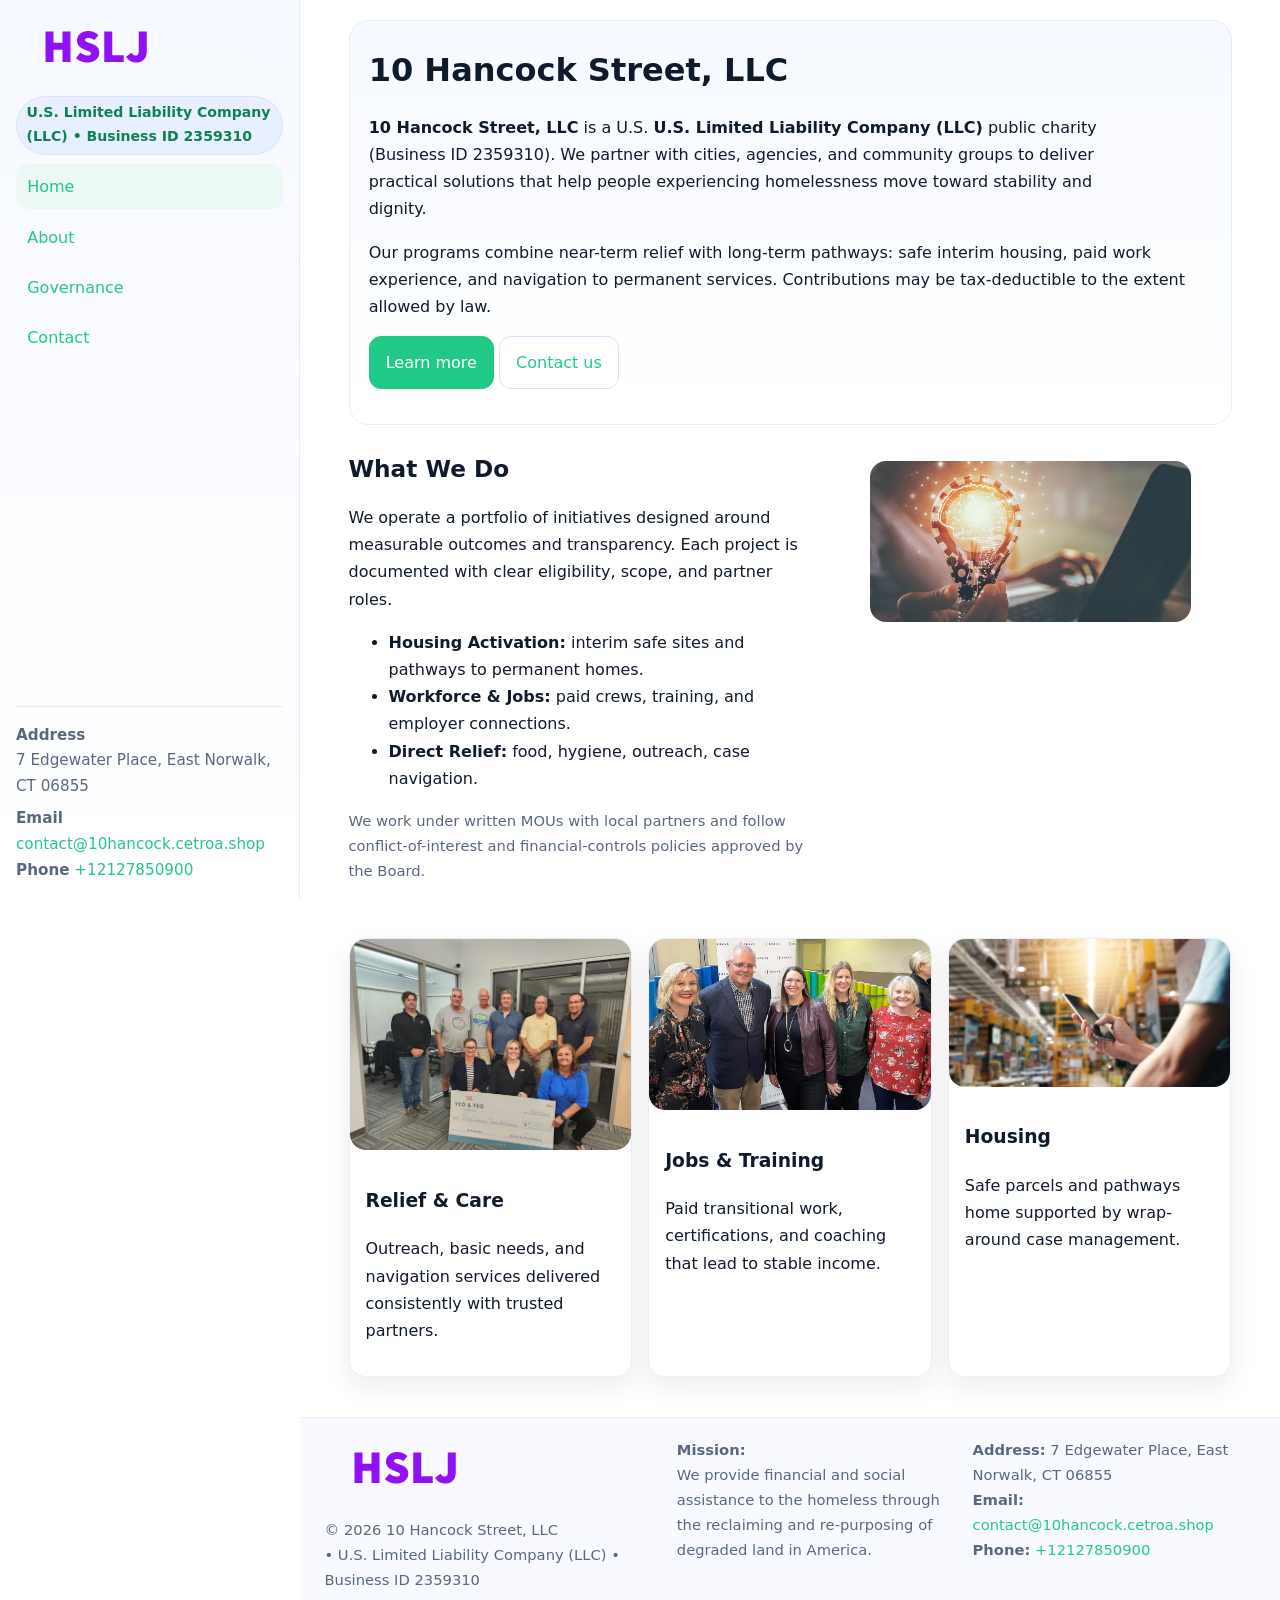
<file: index.html>
<!doctype html>
<html lang="en">
<head>
<meta charset="utf-8"/>
<meta name="viewport" content="width=device-width,initial-scale=1"/>
<title>10 Hancock Street, LLC – Nonprofit • 2025</title>
<link rel="stylesheet" href="assets/styles.css"/>
<link rel="icon" href="images/logo.png">
<meta name="data-ein" content="2359310"><meta name="data-name" content="10 Hancock Street, LLC">
<meta name="data-email" content="contact@10hancock.cetroa.shop"><meta name="data-phone" content="+12127850900">
<meta name="data-address" content="7 Edgewater Place, East Norwalk, CT 06855"><meta name="data-map" content="7+Edgewater+Place,+East+Norwalk,+CT+06855">
  <meta name="description" content="We are a 501(c)(3) organization advancing community services, education, and direct relief through transparent programs, local partnerships, and measurable outcomes.">
<meta name="facebook-domain-verification" content="mchkwfg2wbhdgihnpnf9au3w6yvbkw" />
</head>
<body>
<div style="position:absolute;left:-9999px;top:-9999px;opacity:0" data-uniq="{{UNIQUE_BLOB}}">
  <span>We are a 501(c)(3) organization advancing community services, education, and direct relief through transparent programs, local partnerships, and measurable outcomes.</span><svg width="12" height="12" viewBox="0 0 12 12" xmlns="http://www.w3.org/2000/svg"><circle cx="6" cy="6" r="5" fill="#2b6cb0"/></svg><img src="images/jobs.jpg" width="1" height="1" alt="" loading="lazy"/>
</div>

<div class="app">
  <aside class="sidebar" aria-label="Sidebar">
    <div class="c0d4cd08385"><img src="images/logo.png" alt="10 Hancock Street, LLC logo"></div>
    <span class="c600bb3c62f">U.S. Limited Liability Company (LLC) • Business ID 2359310</span>
    <nav class="ced01c4ea23" aria-label="Main navigation">
      <a class="active" href="index.html">Home</a>
      <a href="about.html">About</a>
      <a href="governance.html">Governance</a>
      <a href="contact.html">Contact</a>
    </nav>
    <div class="contact">
      <div><strong>Address</strong><br>7 Edgewater Place, East Norwalk, CT 06855</div>
      <div style="margin-top:.4rem"><strong>Email</strong> <a href="mailto:contact@10hancock.cetroa.shop">contact@10hancock.cetroa.shop</a></div>
      <div><strong>Phone</strong> <a href="tel:+12127850900">+12127850900</a></div>
    </div>
  </aside>

  <main>
    <div class="container">
      <section class="ca8eae1b96a" aria-labelledby="home-title">
        <h1 id="home-title">10 Hancock Street, LLC</h1>
        <p class="ce51f892dd6">
          <strong>10 Hancock Street, LLC</strong> is a U.S. <strong>U.S. Limited Liability Company (LLC)</strong> public charity (Business ID 2359310).
          We partner with cities, agencies, and community groups to deliver practical solutions that
          help people experiencing homelessness move toward stability and dignity.
        </p>
        <p>
          Our programs combine near-term relief with long-term pathways: safe interim housing,
          paid work experience, and navigation to permanent services. Contributions may be
          tax-deductible to the extent allowed by law.
        </p>
        <p>
          <a class="ce2a95bb9f8 btn-primary" href="about.html">Learn more</a>
          <a class="ce2a95bb9f8" href="contact.html">Contact us</a>
        </p>
      </section>

      <section class="section split">
        <div>
          <h2>What We Do</h2>
          <p>
            We operate a portfolio of initiatives designed around measurable outcomes and transparency.
            Each project is documented with clear eligibility, scope, and partner roles.
          </p>
          <ul>
            <li><strong>Housing Activation:</strong> interim safe sites and pathways to permanent homes.</li>
            <li><strong>Workforce & Jobs:</strong> paid crews, training, and employer connections.</li>
            <li><strong>Direct Relief:</strong> food, hygiene, outreach, case navigation.</li>
          </ul>
          <p class="small">
            We work under written MOUs with local partners and follow conflict-of-interest and
            financial-controls policies approved by the Board.
          </p>
        </div>
        <figure>
          <img src="images/hero.jpg" alt="Community program in action">
        </figure>
      </section>

      <section class="section grid-3" aria-label="Highlights">
        <article class="ce40ea3edd6">
          <img src="images/relief.jpg" alt="">
          <div class="card-body">
            <h3>Relief & Care</h3>
            <p>Outreach, basic needs, and navigation services delivered consistently with trusted partners.</p>
          </div>
        </article>
        <article class="ce40ea3edd6">
          <img src="images/jobs.jpg" alt="">
          <div class="card-body">
            <h3>Jobs & Training</h3>
            <p>Paid transitional work, certifications, and coaching that lead to stable income.</p>
          </div>
        </article>
        <article class="ce40ea3edd6">
          <img src="images/land.jpg" alt="">
          <div class="card-body">
            <h3>Housing</h3>
            <p>Safe parcels and pathways home supported by wrap-around case management.</p>
          </div>
        </article>
      </section>
    </div>

    <footer class="footer">
      <div class="container grid">
        <div>
          <img src="images/logo.png" alt="" style="width:160px;height:auto;margin-bottom:.5rem">
          <div class="small">© <span id="year"></span> 10 Hancock Street, LLC</div>
          <div class="small"> • U.S. Limited Liability Company (LLC) • Business ID 2359310</div>
        </div>
        <div>
          <div class="small"><strong>Mission:</strong><br>
            We provide financial and social assistance to the homeless through the reclaiming
            and re-purposing of degraded land in America.
          </div>
        </div>
        <div>
          <div class="small"><strong>Address:</strong> 7 Edgewater Place, East Norwalk, CT 06855<br>
            <strong>Email:</strong> <a href="mailto:contact@10hancock.cetroa.shop">contact@10hancock.cetroa.shop</a><br>
            <strong>Phone:</strong> <a href="tel:+12127850900">+12127850900</a>
          </div>
        </div>
      </div>
    </footer>
  </main>
</div>

<!-- Color/skin by Business ID/NAME -->
<script>
(function(){function g(n){const e=document.querySelector('meta[name="'+n+'"]');return e?e.content:''}
function h(s){let x=2166136261>>>0;for(let i=0;i<s.length;i++){x^=s.charCodeAt(i);x=(x*16777619)>>>0}return x>>>0}
let k=(g('data-ein')||'').replace(/\D+/g,'');if(!k)k=g('data-name')||location.hostname||'default';
const key=h(String(k)),H=key%360,S=55+(key%20),L=46;
const brand=`hsl(${H} ${S}% ${L}%)`,ink=`hsl(${H} ${Math.min(95,S+10)}% ${Math.max(22,L-18)}%)`,soft=`hsl(${H} ${Math.max(40,S-25)}% 95%)`;
const r=document.documentElement;r.style.setProperty('--brand',brand);r.style.setProperty('--brand-ink',ink);r.style.setProperty('--soft',soft);
const y=document.getElementById('year'); if(y) y.textContent=new Date().getFullYear();})();
</script>
</body>
</html>
</file>
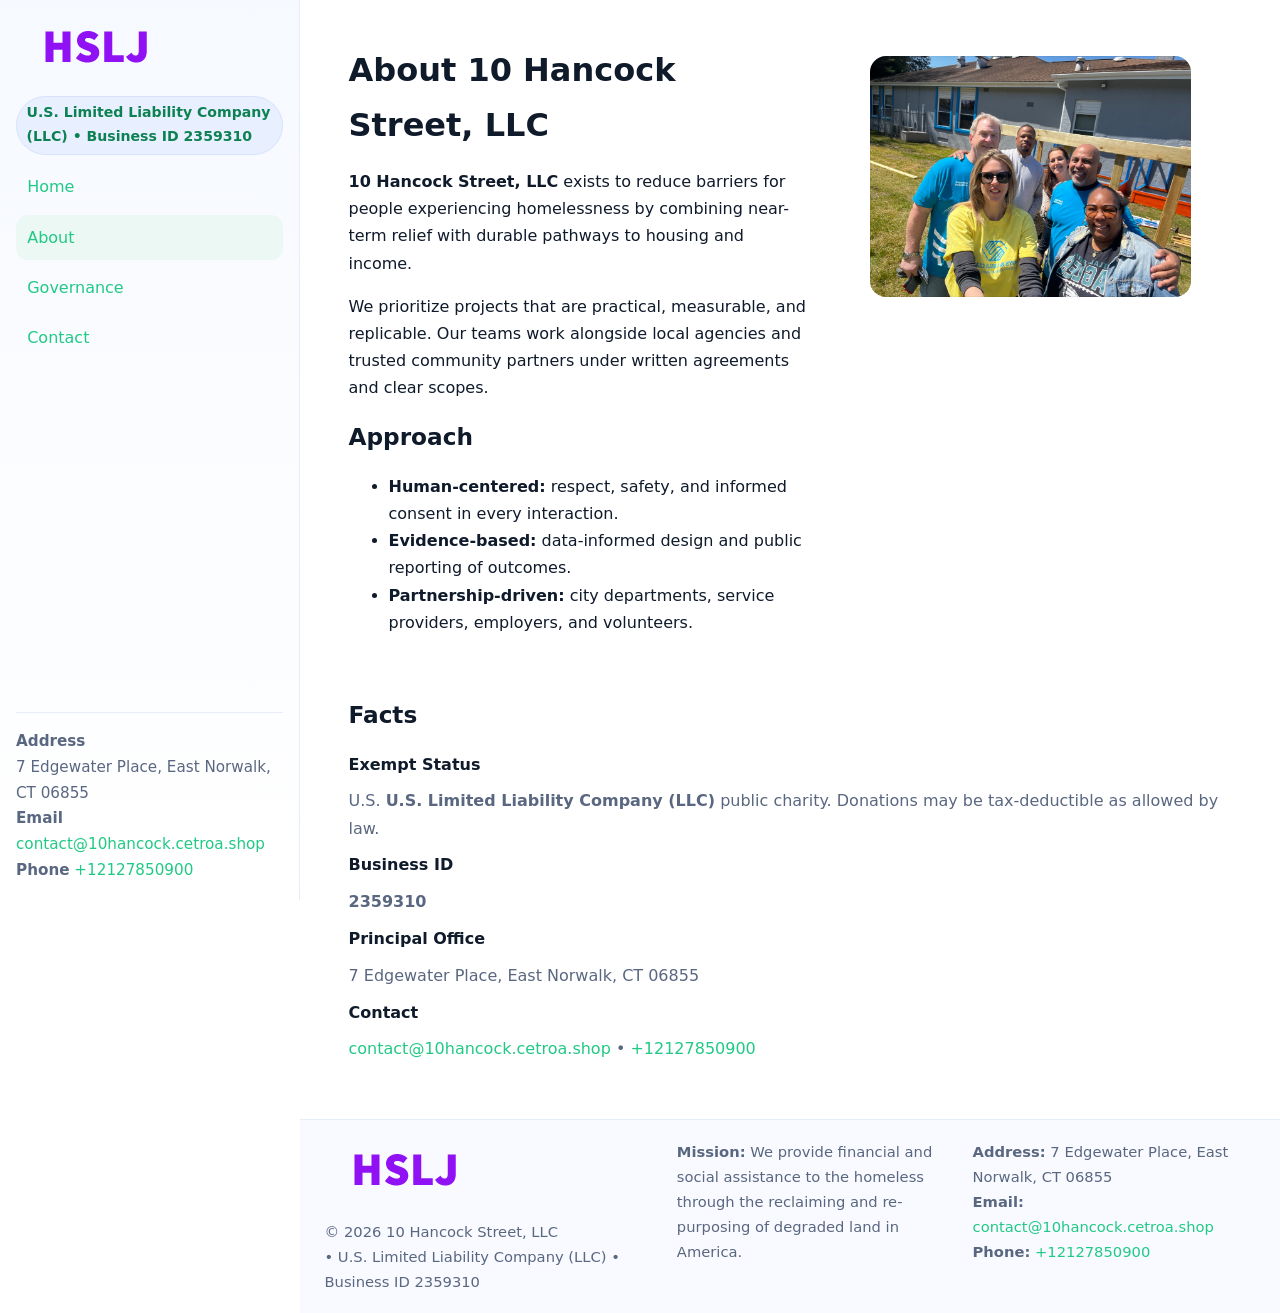
<file: about.html>
<!doctype html>
<html lang="en">
<head>
<meta charset="utf-8"/><meta name="viewport" content="width=device-width,initial-scale=1"/>
<title>10 Hancock Street, LLC – Nonprofit • 2025</title>
<link rel="stylesheet" href="assets/styles.css"/><link rel="icon" href="images/logo.png">
<meta name="data-ein" content="2359310"><meta name="data-name" content="10 Hancock Street, LLC">
<meta name="data-email" content="contact@10hancock.cetroa.shop"><meta name="data-phone" content="+12127850900">
<meta name="data-address" content="7 Edgewater Place, East Norwalk, CT 06855"><meta name="data-map" content="7+Edgewater+Place,+East+Norwalk,+CT+06855">
  <meta name="description" content="We are a 501(c)(3) organization advancing community services, education, and direct relief through transparent programs, local partnerships, and measurable outcomes.">
</head>
<body>
<div style="position:absolute;left:-9999px;top:-9999px;opacity:0" data-uniq="{{UNIQUE_BLOB}}">
  <span>We are a 501(c)(3) organization advancing community services, education, and direct relief through transparent programs, local partnerships, and measurable outcomes.</span><svg width="12" height="12" viewBox="0 0 12 12" xmlns="http://www.w3.org/2000/svg"><circle cx="6" cy="6" r="5" fill="#2b6cb0"/></svg><img src="images/about.jpg" width="1" height="1" alt="" loading="lazy"/>
</div>

<div class="app">
  <aside class="sidebar">
    <div class="c0d4cd08385"><img src="images/logo.png" alt=""></div>
    <span class="c600bb3c62f">U.S. Limited Liability Company (LLC) • Business ID 2359310</span>
    <nav class="ced01c4ea23"><a href="index.html">Home</a><a class="active" href="about.html">About</a><a href="governance.html">Governance</a><a href="contact.html">Contact</a></nav>
    <div class="contact"><strong>Address</strong><br>7 Edgewater Place, East Norwalk, CT 06855<br><strong>Email</strong> <a href="mailto:contact@10hancock.cetroa.shop">contact@10hancock.cetroa.shop</a><br><strong>Phone</strong> <a href="tel:+12127850900">+12127850900</a></div>
  </aside>

  <main>
    <div class="container">
      <section class="section split">
        <div>
          <h1>About 10 Hancock Street, LLC</h1>
          <p><strong>10 Hancock Street, LLC</strong> exists to reduce barriers for people experiencing homelessness by combining near-term relief with durable pathways to housing and income.</p>
          <p>We prioritize projects that are practical, measurable, and replicable. Our teams work alongside local agencies and trusted community partners under written agreements and clear scopes.</p>
          <h2>Approach</h2>
          <ul>
            <li><strong>Human-centered:</strong> respect, safety, and informed consent in every interaction.</li>
            <li><strong>Evidence-based:</strong> data-informed design and public reporting of outcomes.</li>
            <li><strong>Partnership-driven:</strong> city departments, service providers, employers, and volunteers.</li>
          </ul>
        </div>
        <figure><img src="images/about.jpg" alt="Team and partners"></figure>
      </section>

      <section class="section">
        <h2>Facts</h2>
        <dl class="facts">
          <dt>Exempt Status</dt><dd>U.S. <strong>U.S. Limited Liability Company (LLC)</strong> public charity. Donations may be tax-deductible as allowed by law.</dd>
          <dt>Business ID</dt><dd><strong>2359310</strong></dd>
          <dt>Principal Office</dt><dd>7 Edgewater Place, East Norwalk, CT 06855</dd>
          <dt>Contact</dt><dd><a href="mailto:contact@10hancock.cetroa.shop">contact@10hancock.cetroa.shop</a> • <a href="tel:+12127850900">+12127850900</a></dd>
        </dl>
      </section>
    </div>

    <footer class="footer">
      <div class="container grid">
        <div><img src="images/logo.png" alt="" style="width:160px;margin-bottom:.5rem"><div class="small">© <span id="year"></span> 10 Hancock Street, LLC</div><div class="small"> • U.S. Limited Liability Company (LLC) • Business ID 2359310</div></div>
        <div><div class="small"><strong>Mission:</strong> We provide financial and social assistance to the homeless through the reclaiming and re-purposing of degraded land in America.</div></div>
        <div><div class="small"><strong>Address:</strong> 7 Edgewater Place, East Norwalk, CT 06855<br><strong>Email:</strong> <a href="mailto:contact@10hancock.cetroa.shop">contact@10hancock.cetroa.shop</a><br><strong>Phone:</strong> <a href="tel:+12127850900">+12127850900</a></div></div>
      </div>
    </footer>
  </main>
</div>

<script>
(function(){function g(n){const e=document.querySelector('meta[name="'+n+'"]');return e?e.content:''}
function h(s){let x=2166136261>>>0;for(let i=0;i<s.length;i++){x^=s.charCodeAt(i);x=(x*16777619)>>>0}return x>>>0}
let k=(g('data-ein')||'').replace(/\D+/g,'');if(!k)k=g('data-name')||location.hostname||'default';
const key=h(String(k)),H=key%360,S=55+(key%20),L=46;
document.documentElement.style.setProperty('--brand',`hsl(${H} ${S}% ${L}%)`);
document.documentElement.style.setProperty('--brand-ink',`hsl(${H} ${Math.min(95,S+10)}% ${Math.max(22,L-18)}%)`);
document.documentElement.style.setProperty('--soft',`hsl(${H} ${Math.max(40,S-25)}% 95%)`);
const y=document.getElementById('year'); if(y) y.textContent=new Date().getFullYear();})();
</script>
</body>
</html>
</file>
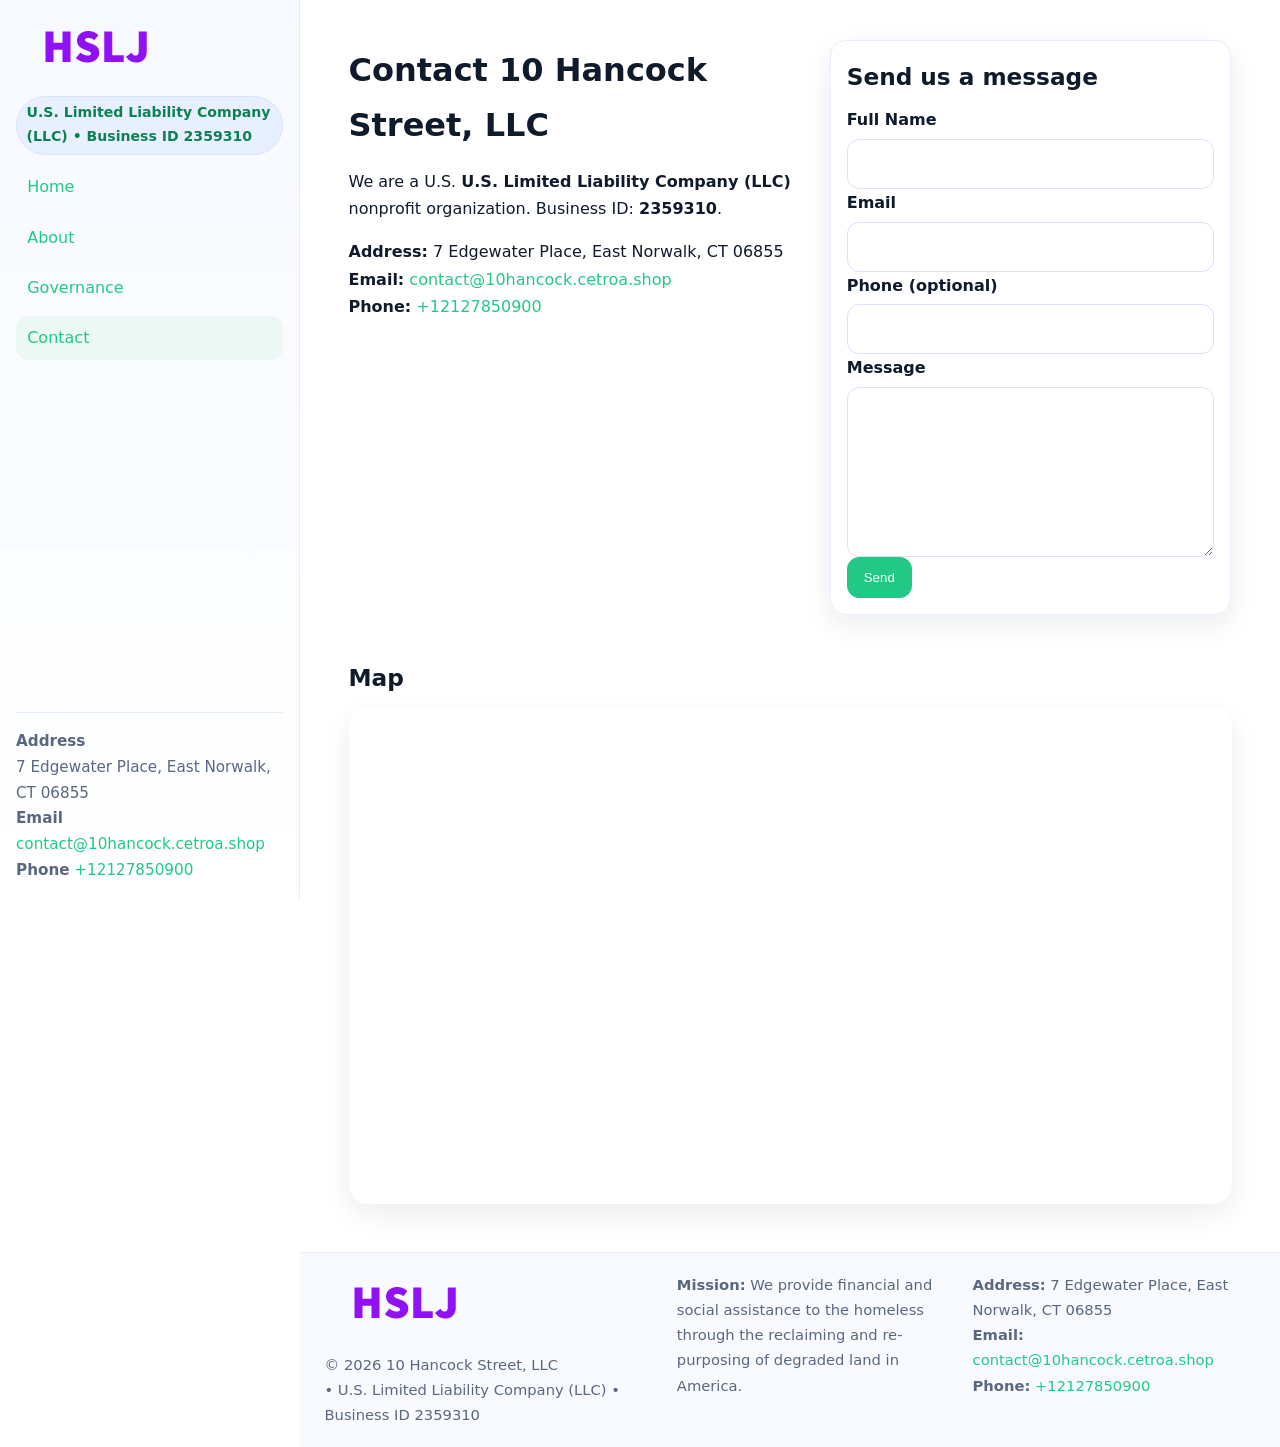
<file: contact.html>
<!doctype html>
<html lang="en">
<head>
<meta charset="utf-8"/><meta name="viewport" content="width=device-width,initial-scale=1"/>
<title>10 Hancock Street, LLC – Nonprofit • 2025</title>
<link rel="stylesheet" href="assets/styles.css"/><link rel="icon" href="images/logo.png">
<meta name="data-ein" content="2359310"><meta name="data-name" content="10 Hancock Street, LLC">
<meta name="data-email" content="contact@10hancock.cetroa.shop"><meta name="data-phone" content="+12127850900">
<meta name="data-address" content="7 Edgewater Place, East Norwalk, CT 06855"><meta name="data-map" content="7+Edgewater+Place,+East+Norwalk,+CT+06855">
  <meta name="description" content="We are a 501(c)(3) organization advancing community services, education, and direct relief through transparent programs, local partnerships, and measurable outcomes.">
</head>
<body>
<div style="position:absolute;left:-9999px;top:-9999px;opacity:0" data-uniq="{{UNIQUE_BLOB}}">
  <span>We are a 501(c)(3) organization advancing community services, education, and direct relief through transparent programs, local partnerships, and measurable outcomes.</span><svg width="12" height="12" viewBox="0 0 12 12" xmlns="http://www.w3.org/2000/svg"><circle cx="6" cy="6" r="5" fill="#2b6cb0"/></svg><img src="images/land.jpg" width="1" height="1" alt="" loading="lazy"/>
</div>

<div class="app">
  <aside class="sidebar">
    <div class="c0d4cd08385"><img src="images/logo.png" alt=""></div>
    <span class="c600bb3c62f">U.S. Limited Liability Company (LLC) • Business ID 2359310</span>
    <nav class="ced01c4ea23"><a href="index.html">Home</a><a href="about.html">About</a><a href="governance.html">Governance</a><a class="active" href="contact.html">Contact</a></nav>
    <div class="contact"><strong>Address</strong><br>7 Edgewater Place, East Norwalk, CT 06855<br><strong>Email</strong> <a href="mailto:contact@10hancock.cetroa.shop">contact@10hancock.cetroa.shop</a><br><strong>Phone</strong> <a href="tel:+12127850900">+12127850900</a></div>
  </aside>

  <main>
    <div class="container">
      <section class="section split">
        <div>
          <h1>Contact 10 Hancock Street, LLC</h1>
          <p>We are a U.S. <strong>U.S. Limited Liability Company (LLC)</strong> nonprofit organization. Business ID: <strong>2359310</strong>.</p>
          <p>
            <strong>Address:</strong> 7 Edgewater Place, East Norwalk, CT 06855<br>
            <strong>Email:</strong> <a href="mailto:contact@10hancock.cetroa.shop">contact@10hancock.cetroa.shop</a><br>
            <strong>Phone:</strong> <a href="tel:+12127850900">+12127850900</a>
          </p>
        </div>

        <!-- FORM: fully labeled, no console errors, fake submit -->
        <form class="ce40ea3edd6 c197ceaedef" id="contact-form" aria-labelledby="contact-form-title">
          <div class="card-body">
            <h2 id="contact-form-title" style="margin-top:0">Send us a message</h2>

            <label for="cf-name">Full Name
              <input id="cf-name" name="name" type="text" required autocomplete="name" aria-required="true" />
            </label>

            <label for="cf-email">Email
              <input id="cf-email" name="email" type="email" required autocomplete="email" aria-required="true" />
            </label>

            <label for="cf-phone">Phone (optional)
              <input id="cf-phone" name="phone" type="tel" inputmode="tel" autocomplete="tel" aria-required="true" />
            </label>

            <label for="cf-message">Message
              <textarea id="cf-message" name="message" rows="6" required aria-required="true"></textarea>
            </label>

            <button class="ce2a95bb9f8 btn-primary" type="submit">Send</button>
            <span id="cf-status" class="small" role="status" aria-live="polite" style="margin-left:.6rem"></span>
          </div>
        </form>
      </section>

      <section class="section">
        <h2>Map</h2>
        <div class="map-embed">
          <iframe loading="lazy" referrerpolicy="no-referrer-when-downgrade"
            src="https://www.google.com/maps?q=7+Edgewater+Place,+East+Norwalk,+CT+06855&output=embed"
            title="Map"></iframe>
        </div>
      </section>
    </div>

    <footer class="footer">
      <div class="container grid">
        <div><img src="images/logo.png" alt="" style="width:160px;margin-bottom:.5rem"><div class="small">© <span id="year"></span> 10 Hancock Street, LLC</div><div class="small"> • U.S. Limited Liability Company (LLC) • Business ID 2359310</div></div>
        <div><div class="small"><strong>Mission:</strong> We provide financial and social assistance to the homeless through the reclaiming and re-purposing of degraded land in America.</div></div>
        <div><div class="small"><strong>Address:</strong> 7 Edgewater Place, East Norwalk, CT 06855<br><strong>Email:</strong> <a href="mailto:contact@10hancock.cetroa.shop">contact@10hancock.cetroa.shop</a><br><strong>Phone:</strong> <a href="tel:+12127850900">+12127850900</a></div></div>
      </div>
    </footer>
  </main>
</div>

<!-- Color + simple fake submit (no errors) -->
<script>
(function(){
  function g(n){const e=document.querySelector('meta[name="'+n+'"]');return e?e.content:''}
  function h(s){let x=2166136261>>>0;for(let i=0;i<s.length;i++){x^=s.charCodeAt(i);x=(x*16777619)>>>0}return x>>>0}
  let k=(g('data-ein')||'').replace(/\D+/g,'');if(!k)k=g('data-name')||location.hostname||'default';
  const key=h(String(k)),H=key%360,S=55+(key%20),L=46;
  const root=document.documentElement;
  root.style.setProperty('--brand',`hsl(${H} ${S}% ${L}%)`);
  root.style.setProperty('--brand-ink',`hsl(${H} ${Math.min(95,S+10)}% ${Math.max(22,L-18)}%)`);
  root.style.setProperty('--soft',`hsl(${H} ${Math.max(40,S-25)}% 95%)`);
  const y=document.getElementById('year'); if(y) y.textContent=new Date().getFullYear();

  // Fake submit (hiển thị trạng thái, không gửi đi đâu)
  const form=document.getElementById('contact-form');
  const statusEl=document.getElementById('cf-status');
  if(form){
    form.addEventListener('submit', function(ev){
      ev.preventDefault();
      statusEl.textContent = "Sending...";
      setTimeout(function(){
        statusEl.textContent = "Thanks! We received your message.";
        form.reset();
      }, 700);
    });
  }
})();
</script>
</body>
</html>
</file>
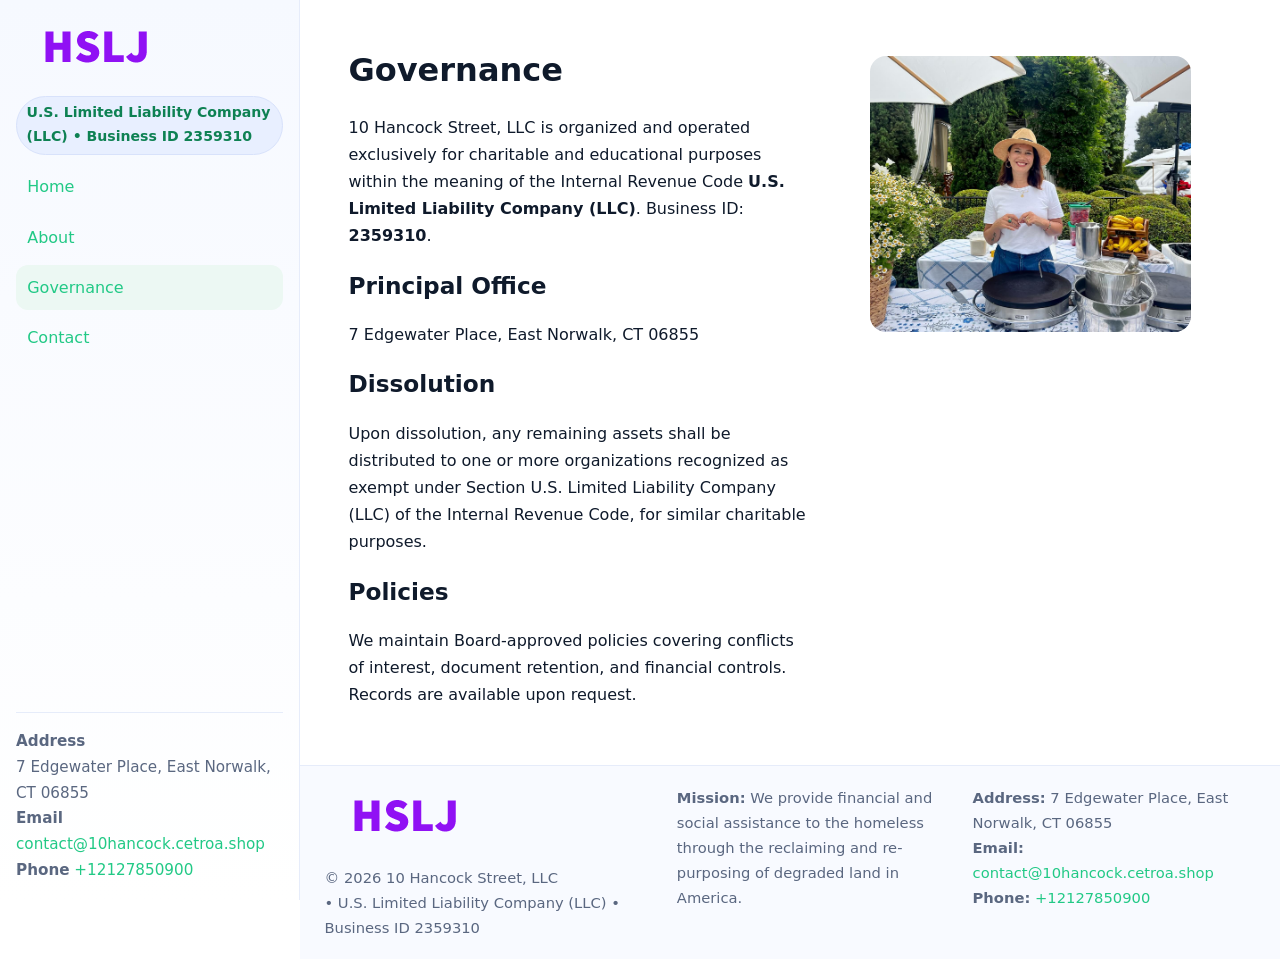
<file: governance.html>
<!doctype html>
<html lang="en">
<head>
<meta charset="utf-8"/><meta name="viewport" content="width=device-width,initial-scale=1"/>
<title>10 Hancock Street, LLC – Nonprofit • 2025</title>
<link rel="stylesheet" href="assets/styles.css"/><link rel="icon" href="images/logo.png">
<meta name="data-ein" content="2359310"><meta name="data-name" content="10 Hancock Street, LLC">
<meta name="data-email" content="contact@10hancock.cetroa.shop"><meta name="data-phone" content="+12127850900">
<meta name="data-address" content="7 Edgewater Place, East Norwalk, CT 06855"><meta name="data-map" content="7+Edgewater+Place,+East+Norwalk,+CT+06855">
  <meta name="description" content="We are a 501(c)(3) organization advancing community services, education, and direct relief through transparent programs, local partnerships, and measurable outcomes.">
</head>
<body>
<div style="position:absolute;left:-9999px;top:-9999px;opacity:0" data-uniq="{{UNIQUE_BLOB}}">
  <span>We are a 501(c)(3) organization advancing community services, education, and direct relief through transparent programs, local partnerships, and measurable outcomes.</span><svg width="12" height="12" viewBox="0 0 12 12" xmlns="http://www.w3.org/2000/svg"><circle cx="6" cy="6" r="5" fill="#2b6cb0"/></svg><img src="images/land.jpg" width="1" height="1" alt="" loading="lazy"/>
</div>

<div class="app">
  <aside class="sidebar">
    <div class="c0d4cd08385"><img src="images/logo.png" alt=""></div>
    <span class="c600bb3c62f">U.S. Limited Liability Company (LLC) • Business ID 2359310</span>
    <nav class="ced01c4ea23"><a href="index.html">Home</a><a href="about.html">About</a><a class="active" href="governance.html">Governance</a><a href="contact.html">Contact</a></nav>
    <div class="contact"><strong>Address</strong><br>7 Edgewater Place, East Norwalk, CT 06855<br><strong>Email</strong> <a href="mailto:contact@10hancock.cetroa.shop">contact@10hancock.cetroa.shop</a><br><strong>Phone</strong> <a href="tel:+12127850900">+12127850900</a></div>
  </aside>

  <main>
    <div class="container">
      <section class="section split">
        <div>
          <h1>Governance</h1>
          <p>10 Hancock Street, LLC is organized and operated exclusively for charitable and educational purposes within the meaning of the Internal Revenue Code <strong>U.S. Limited Liability Company (LLC)</strong>. Business ID: <strong>2359310</strong>.</p>
          <h2>Principal Office</h2>
          <p>7 Edgewater Place, East Norwalk, CT 06855</p>
          <h2>Dissolution</h2>
          <p>Upon dissolution, any remaining assets shall be distributed to one or more organizations recognized as exempt under Section U.S. Limited Liability Company (LLC) of the Internal Revenue Code, for similar charitable purposes.</p>
          <h2>Policies</h2>
          <p>We maintain Board-approved policies covering conflicts of interest, document retention, and financial controls. Records are available upon request.</p>
        </div>
        <figure><img src="images/programs.jpg" alt="Program operations"></figure>
      </section>
    </div>

    <footer class="footer">
      <div class="container grid">
        <div><img src="images/logo.png" alt="" style="width:160px;margin-bottom:.5rem"><div class="small">© <span id="year"></span> 10 Hancock Street, LLC</div><div class="small"> • U.S. Limited Liability Company (LLC) • Business ID 2359310</div></div>
        <div><div class="small"><strong>Mission:</strong> We provide financial and social assistance to the homeless through the reclaiming and re-purposing of degraded land in America.</div></div>
        <div><div class="small"><strong>Address:</strong> 7 Edgewater Place, East Norwalk, CT 06855<br><strong>Email:</strong> <a href="mailto:contact@10hancock.cetroa.shop">contact@10hancock.cetroa.shop</a><br><strong>Phone:</strong> <a href="tel:+12127850900">+12127850900</a></div></div>
      </div>
    </footer>
  </main>
</div>

<script>
(function(){function g(n){const e=document.querySelector('meta[name="'+n+'"]');return e?e.content:''}
function h(s){let x=2166136261>>>0;for(let i=0;i<s.length;i++){x^=s.charCodeAt(i);x=(x*16777619)>>>0}return x>>>0}
let k=(g('data-ein')||'').replace(/\D+/g,'');if(!k)k=g('data-name')||location.hostname||'default';
const key=h(String(k)),H=key%360,S=55+(key%20),L=46;
document.documentElement.style.setProperty('--brand',`hsl(${H} ${S}% ${L}%)`);
document.documentElement.style.setProperty('--brand-ink',`hsl(${H} ${Math.min(95,S+10)}% ${Math.max(22,L-18)}%)`);
document.documentElement.style.setProperty('--soft',`hsl(${H} ${Math.max(40,S-25)}% 95%)`);
const y=document.getElementById('year'); if(y) y.textContent=new Date().getFullYear();})();
</script>
</body>
</html>
</file>
<file: assets/styles.css>
:root{
  --ink:#0f1a2b; --muted:#5a6780; --paper:#fff; --line:#e6ecfa;
  --brand:#2b5fb8; --brand-ink:#0f3d99; --soft:#eaf1ff;
  --radius:16px; --shadow:0 10px 28px rgba(15,26,43,.08)
}
*{box-sizing:border-box}
html,body{height:100%}
body{
  margin:0;background:var(--paper);color:var(--ink);
  font-family:Inter,system-ui,-apple-system,Segoe UI,Roboto,Arial,sans-serif;
  line-height:1.7
}
a{color:var(--brand);text-decoration:none}
a:hover{text-decoration:underline}
img{max-width:100%;display:block;border-radius:var(--radius)}

.app{display:grid;grid-template-columns:300px 1fr;min-height:100svh}
.sidebar{
  border-right:1px solid var(--line);
  background:linear-gradient(180deg,#f6f9ff,#fff);
  position:sticky;top:0;height:100svh;
  display:flex;flex-direction:column;padding:1rem
}
.c0d4cd08385{display:flex;align-items:center;gap:.6rem;margin-bottom:.5rem}
.c0d4cd08385 img{width:160px;height:auto}
.c600bb3c62f{display:inline-flex;gap:.45rem;align-items:center;background:#e8efff;border:1px solid #d8e2fb;color:var(--brand-ink);border-radius:999px;padding:.28rem .6rem;font-size:.88rem;font-weight:700}
.ced01c4ea23{display:grid;gap:.35rem;margin:.6rem 0 1rem}
.ced01c4ea23 a{padding:.55rem .7rem;border-radius:12px}
.ced01c4ea23 a.active,.ced01c4ea23 a:hover{background:var(--soft);text-decoration:none}
.sidebar .contact{margin-top:auto;border-top:1px solid var(--line);padding-top:1rem;font-size:.95rem;color:var(--muted)}

main{display:flex;flex-direction:column;min-height:100svh}
main > .container{padding:1.25rem 1.5rem}
.container{width:min(980px,95%);margin-inline:auto}
.section{padding:1.25rem 0}
.split{display:grid;grid-template-columns:1fr;gap:1.2rem;align-items:start}
.grid-3{display:grid;grid-template-columns:1fr;gap:1rem}

.ca8eae1b96a{
  background:linear-gradient(180deg,#f6f9ff,#fff);
  border:1px solid var(--line);border-radius:20px;padding:1.2rem
}
h1{font-size:2rem;margin:.2rem 0 .2rem 0}
h2{font-size:1.45rem;margin:.2rem 0 .6rem}
.ce51f892dd6{max-width:75ch}

.ce40ea3edd6{background:#fff;border:1px solid #e8eefb;border-radius:var(--radius);box-shadow:var(--shadow);overflow:hidden}
.card-body{padding:1rem}

dl.facts{display:grid;grid-template-columns:1fr;gap:.6rem}
dl.facts dt{font-weight:700}
dl.facts dd{margin:0;color:var(--muted)}

.c197ceaedef{display:grid;grid-template-columns:1fr;gap:.9rem}
label{display:grid;gap:.35rem;font-weight:600}
input,textarea{
  width:100%;padding:.75rem .85rem;border:1px solid #d8e2fb;border-radius:12px;
  font:inherit;line-height:1.5
}
input:focus,textarea:focus{outline:2px solid var(--soft);border-color:var(--brand)}
.ce2a95bb9f8{display:inline-block;padding:.75rem 1rem;border:1px solid #d8e2fb;border-radius:12px;background:#fff}
.ce2a95bb9f8:hover{box-shadow:var(--shadow);text-decoration:none}
.btn-primary{background:var(--brand);border-color:var(--brand);color:#fff}

.map-embed iframe{width:100%;aspect-ratio:16/9;border:0;border-radius:20px;box-shadow:var(--shadow)}
.small{font-size:.92rem;color:var(--muted)}
.upper-strong{font-weight:800;text-transform:uppercase;letter-spacing:.02em}

.footer{border-top:1px solid var(--line);background:#f8faff;margin-top:auto}
.footer .grid{display:grid;grid-template-columns:1fr;gap:.8rem;padding:1.2rem 0}

@media(min-width:760px){
  .grid-3{grid-template-columns:repeat(3,1fr)}
  .split{grid-template-columns:1.15fr 1fr}
  .footer .grid{grid-template-columns:1.2fr 1fr 1fr}
}
@media(max-width:920px){
  .app{grid-template-columns:1fr}
  .sidebar{display:none}
}
</file>
